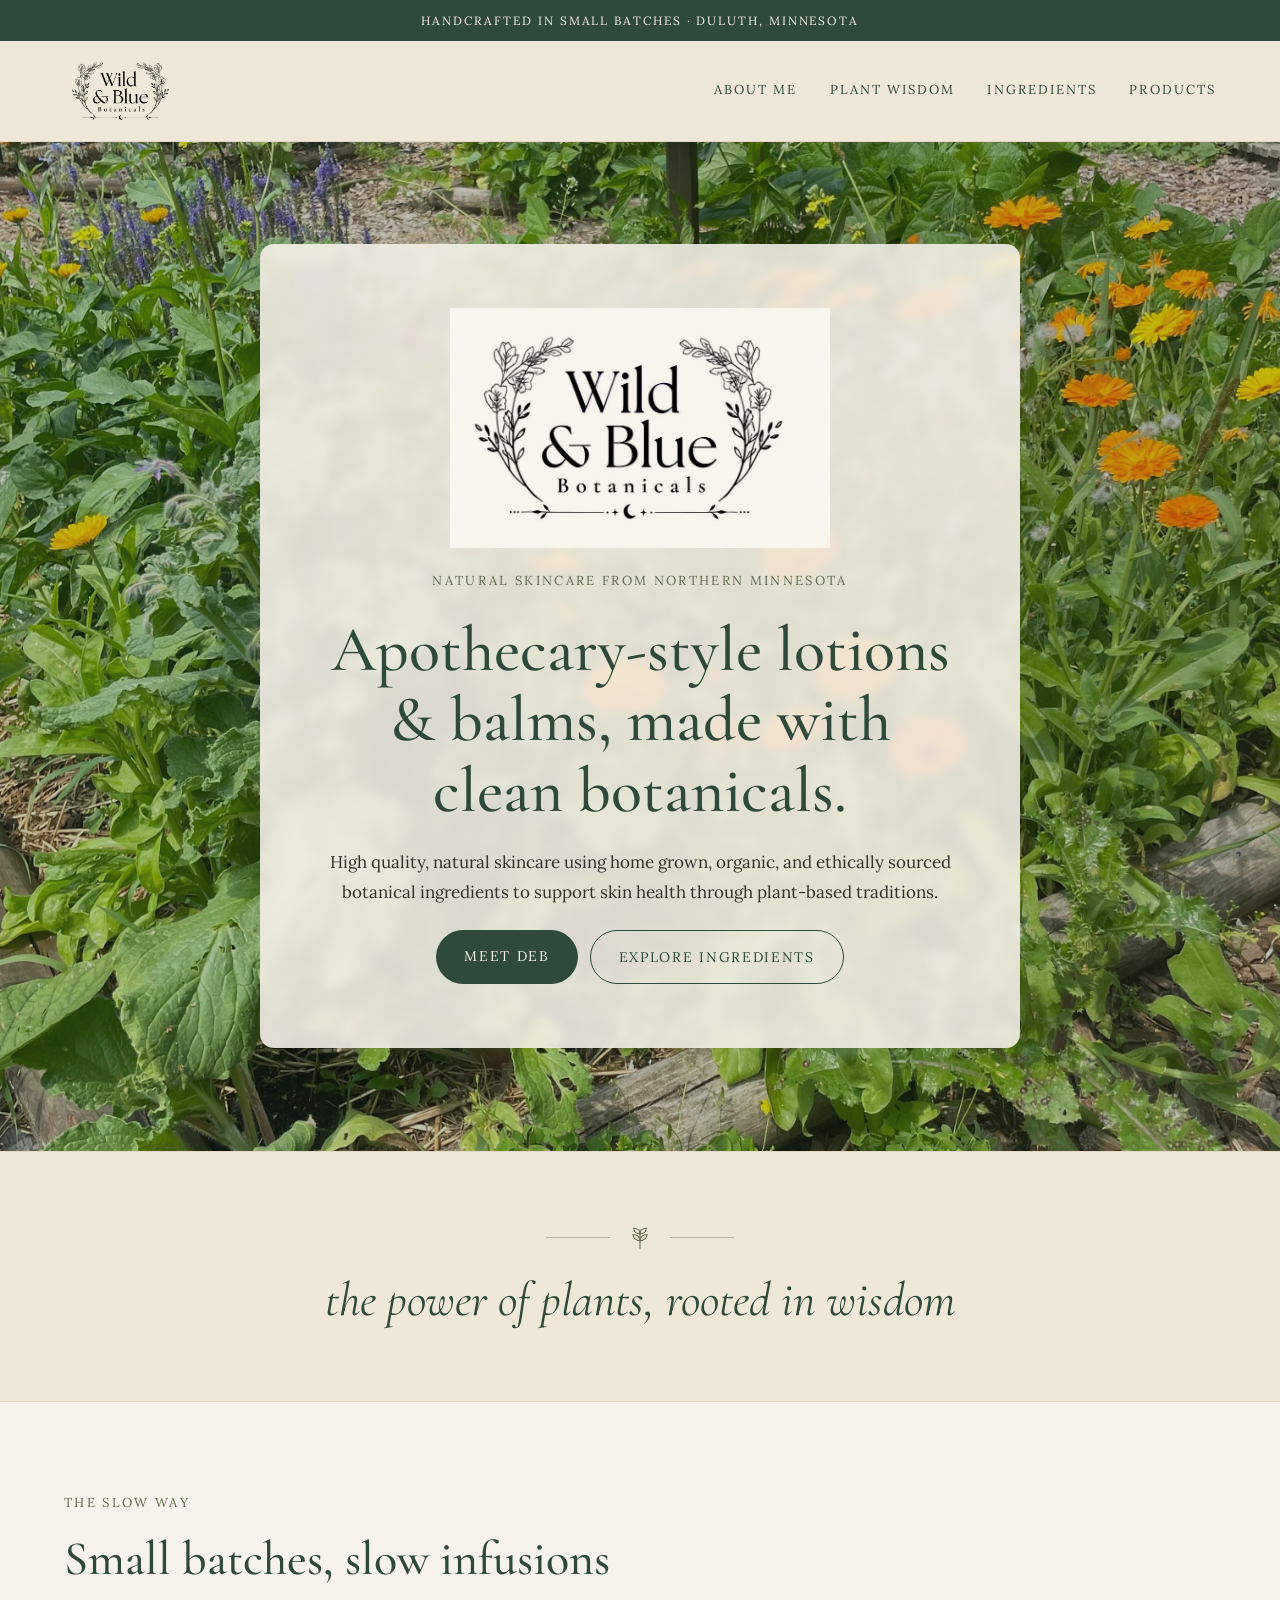
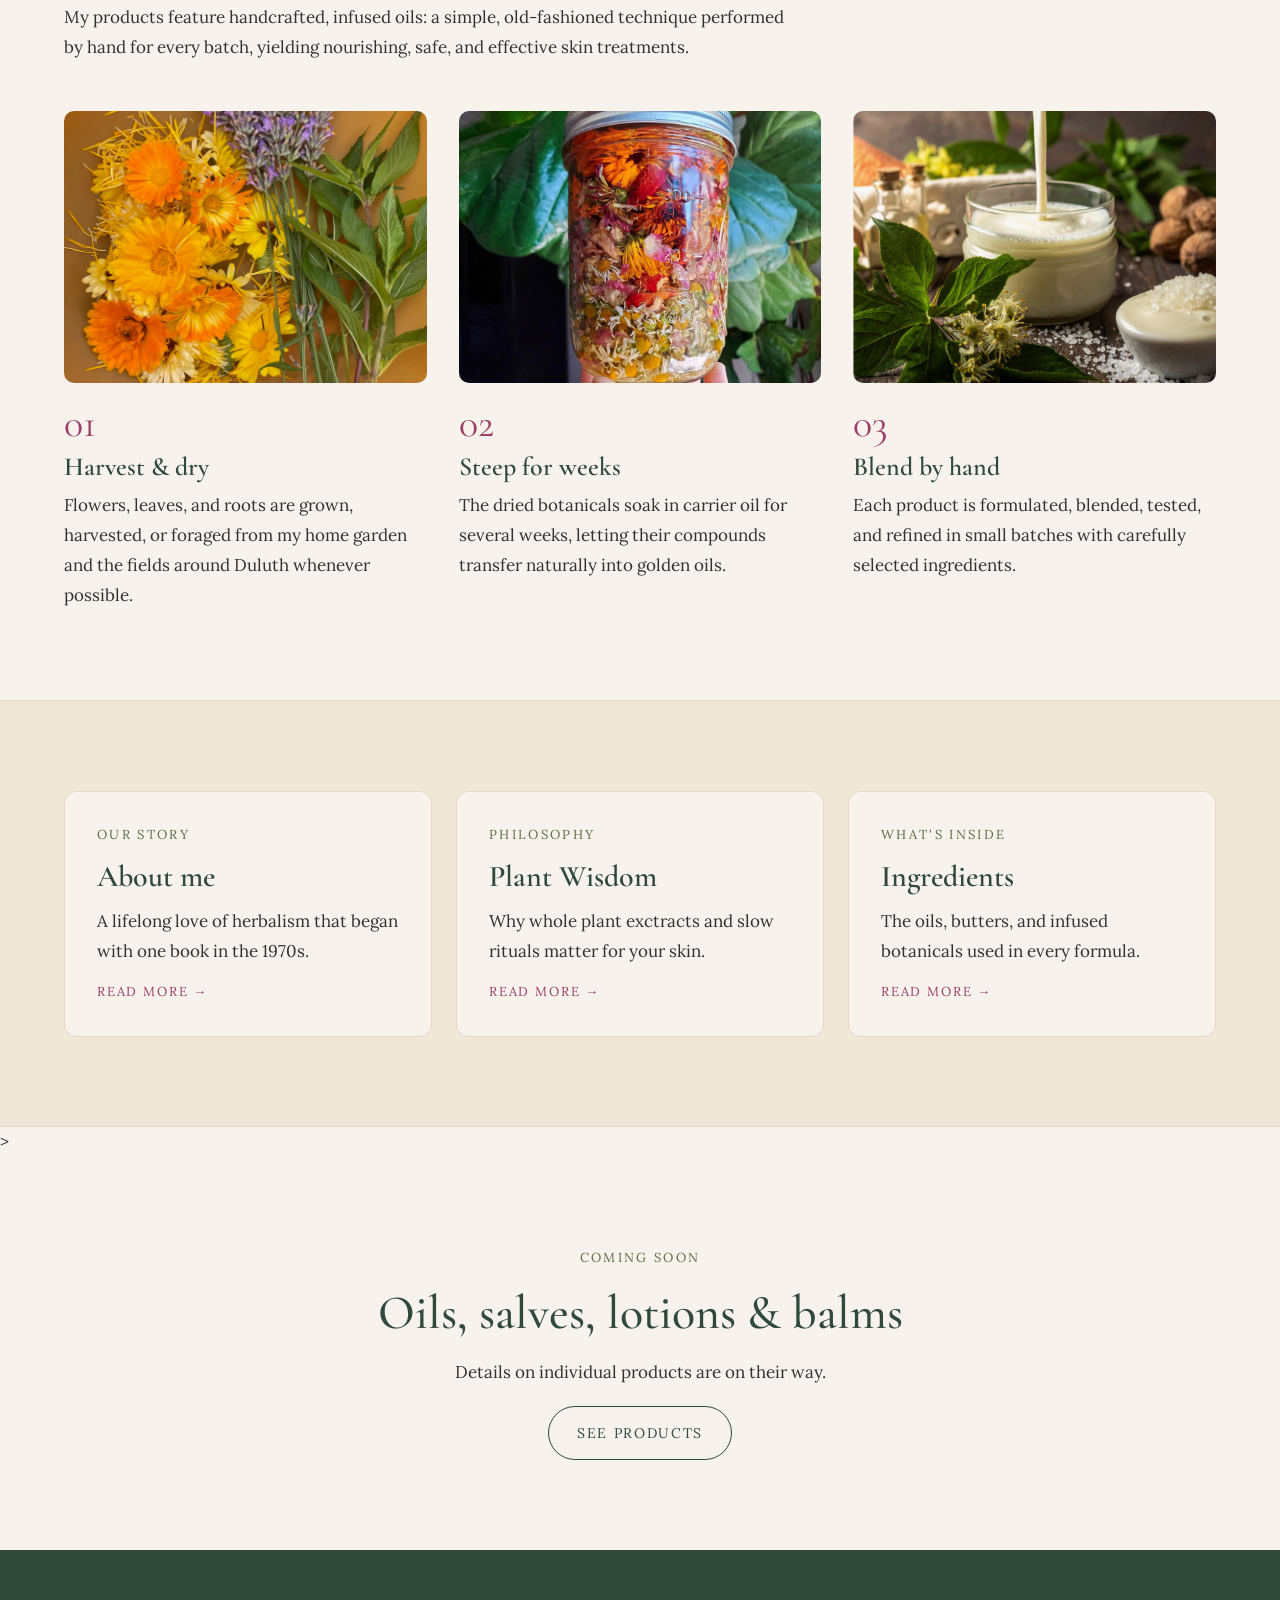
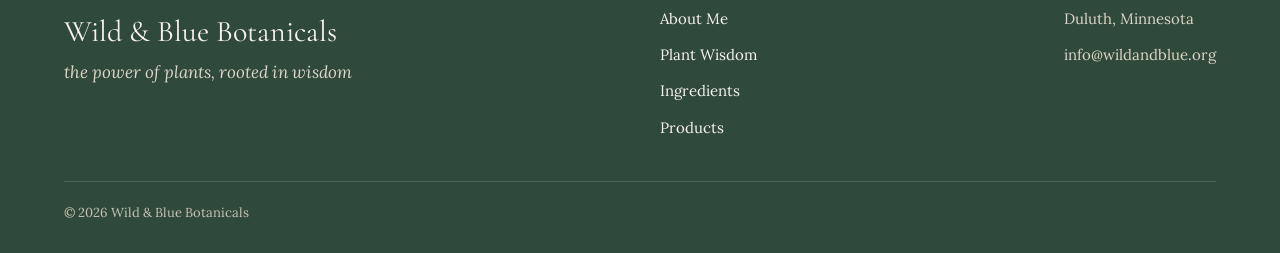
<file: index.html>
<!doctype html>
<html lang="en">
<head>
    <meta charset="utf-8">
    <meta name="viewport" content="width=device-width, initial-scale=1">
    <title>Wild &amp; Blue Botanicals</title>
    <meta name="description" content="Handcrafted natural skincare from Duluth, Minnesota">

    <link rel="preconnect" href="https://fonts.googleapis.com">
    <link rel="preconnect" href="https://fonts.gstatic.com" crossorigin>
    <link rel="stylesheet" href="https://fonts.googleapis.com/css2?family=Cormorant+Garamond:ital,wght@0,500;0,600;1,500&family=Lora:ital,wght@0,400;0,500;1,400&display=swap">
    <link rel="stylesheet" href="css/styles.css">
</head>

<body>

    <!-- TOP STRIP -->
    <div class="top-strip">Handcrafted in small batches · Duluth, Minnesota</div>

    <!-- NAV BAR -->
    <header class="site-header">
        <div class="container">
            <a class="logo" href="index.html">
                <img src="images/logo.jpg" alt="Wild &amp; Blue Botanicals home">
            </a>
            <nav class="main-nav" aria-label="Main">
                <a href="about.html">About Me</a>
                <a href="plant-wisdom.html">Plant Wisdom</a>
                <a href="ingredients.html">Ingredients</a>
                <a href="products.html">Products</a>
            </nav>
        </div>
    </header>

    <!-- SECTIONS -->
    <main>

        <!-- MAIN OVERVIEW -->
        <section class="photo-hero hero-home">
            <div class="hero-card">
                <img class="hero-logo" src="images/logo.jpg" alt="">

                <!-- BODY TEXT -->
                <p class="eyebrow">
                    Natural skincare from Northern Minnesota
                </p>

                <h1>
                    Apothecary-style lotions &amp; balms, made with clean botanicals.
                </h1>

                <p>
                    High quality, natural skincare using home grown, organic, and ethically sourced 
                    botanical ingredients to support skin health through plant-based traditions.
                </p>

                <!-- BUTTONS -->
                <div class="btn-row">
                    <a class="btn btn-solid" href="about.html">Meet Deb</a>
                    <a class="btn btn-outline" href="ingredients.html">Explore ingredients</a>
                </div>
            </div>
        </section>

        <!-- TAGLINE BAND -->
        <section class="tagline section-alternate">
            <div class="leaf-divider" aria-hidden="true">

                <!-- LEAF SVG -->
                <span></span>
                <svg width="28" height="28" viewBox="0 0 40 40" fill="none" stroke="currentColor" stroke-width="1.5">
                    <path d="M20 36V8"/>
                    <path d="M20 14c-6 0-9-4-9-8 5 0 9 3 9 8z"/>
                    <path d="M20 14c6 0 9-4 9-8-5 0-9 3-9 8z"/>
                    <path d="M20 24c-6 0-10-4-10-9 6 0 10 4 10 9z"/>
                    <path d="M20 24c6 0 10-4 10-9-6 0-10 4-10 9z"/>
                </svg>
                <span></span>

            </div>

            <!-- TAGLINE TEXT -->
            <p>the power of plants, rooted in wisdom</p>
        </section>

        <!-- PROCESS OVERVIEW -->
        <section class="section">
            <div class="container">

                <!-- INTRO TEXT -->
                <div class="section-intro">
                    <p class="eyebrow">The slow way</p>
                    <h2>Small batches, slow infusions</h2>
                    <p>
                        My products feature handcrafted, infused oils: a simple, old-fashioned 
                        technique performed by hand for every batch, yielding nourishing, safe, 
                        and effective skin treatments.
                    </p>
                </div>

                <!-- STEPS OUTLINE -->
                <div class="steps">

                    <!-- STEP 1 -->
                    <article class="step">
                        <img src="images/dryingflowers.JPEG" alt="Deb's home garden with calendula in bloom">
                        <span class="step-number">01</span>
                        <h3>Harvest &amp; dry</h3>
                        <p>
                            Flowers, leaves, and roots are grown, harvested, or foraged from my home 
                            garden and the fields around Duluth whenever possible.
                        </p>
                    </article>

                    <!-- STEP 2 -->
                    <article class="step">
                        <img src="images/infusing-jar.jpg" alt="A jar of dried flowers steeping in oil">
                        <span class="step-number">02</span>
                        <h3>Steep for weeks</h3>
                        <p>
                            The dried botanicals soak in carrier oil for several weeks, letting 
                            their compounds transfer naturally into golden oils.
                        </p>
                    </article>

                    <!-- STEP 3 -->
                    <article class="step">
                        <img src="images/essential-oils.jpeg" alt="A glass bottle of golden botanical oil">
                        <span class="step-number">03</span>
                        <h3>Blend by hand</h3>
                        <p>
                            Each product is formulated, blended, tested, and refined in small 
                            batches with carefully selected ingredients.
                        </p>
                    </article>
                </div>
            </div>
        </section>

        <!-- NAV CARDS -->
        <section class="section section-alternate">
            <div class="container card-grid">

                <!-- ABOUT -->
                <a class="card" href="about.html">
                    <p class="eyebrow">Our story</p>
                    <h3>About me</h3>
                    <p>A lifelong love of herbalism that began with one book in the 1970s.</p>
                    <span class="card-more">Read more →</span>
                </a>

                <!-- PLANT WISDOM -->
                <a class="card" href="plant-wisdom.html">
                    <p class="eyebrow">Philosophy</p>
                    <h3>Plant Wisdom</h3>
                    <p>Why whole plant exctracts and slow rituals matter for your skin.</p>
                    <span class="card-more">Read more →</span>
                </a>

                <!-- INGREDIENTS -->
                <a class="card" href="ingredients.html">
                    <p class="eyebrow">What's inside</p>
                    <h3>Ingredients</h3>
                    <p>The oils, butters, and infused botanicals used in every formula.</p>
                    <span class="card-more">Read more →</span>
                </a>
            </div>
        </section>

        <!-- PRODUCTS TEASER -->>
        <section class="section">
            <div class="center-block">
                <p class="eyebrow">Coming soon</p>
                <h2>Oils, salves, lotions &amp; balms</h2>
                <p>Details on individual products are on their way.</p>
                <a class="btn btn-outline" href="products.html">See products</a>
            </div>
        </section>

    </main>

    <!-- SITE FOOTER -->
    <footer class="site-footer">
        <div class="container">
            <div class="footer-grid">
                <div>
                    <p class="footer-brand">Wild &amp; Blue Botanicals</p>
                    <p class="footer-tagline">the power of plants, rooted in wisdom</p>
                </div>
                <nav class="footer-nav" aria-label="Footer">
                    <a href="about.html">About Me</a>
                    <a href="plant-wisdom.html">Plant Wisdom</a>
                    <a href="ingredients.html">Ingredients</a>
                    <a href="products.html">Products</a>
                </nav>
                <div class="footer-contact">
                    <p>Duluth, Minnesota</p>
                    <p>info@wildandblue.org</p>
                </div>
            </div>
            <p class="copyright">© 2026 Wild &amp; Blue Botanicals</p>
        </div>
    </footer>

</body>
</html>
</file>
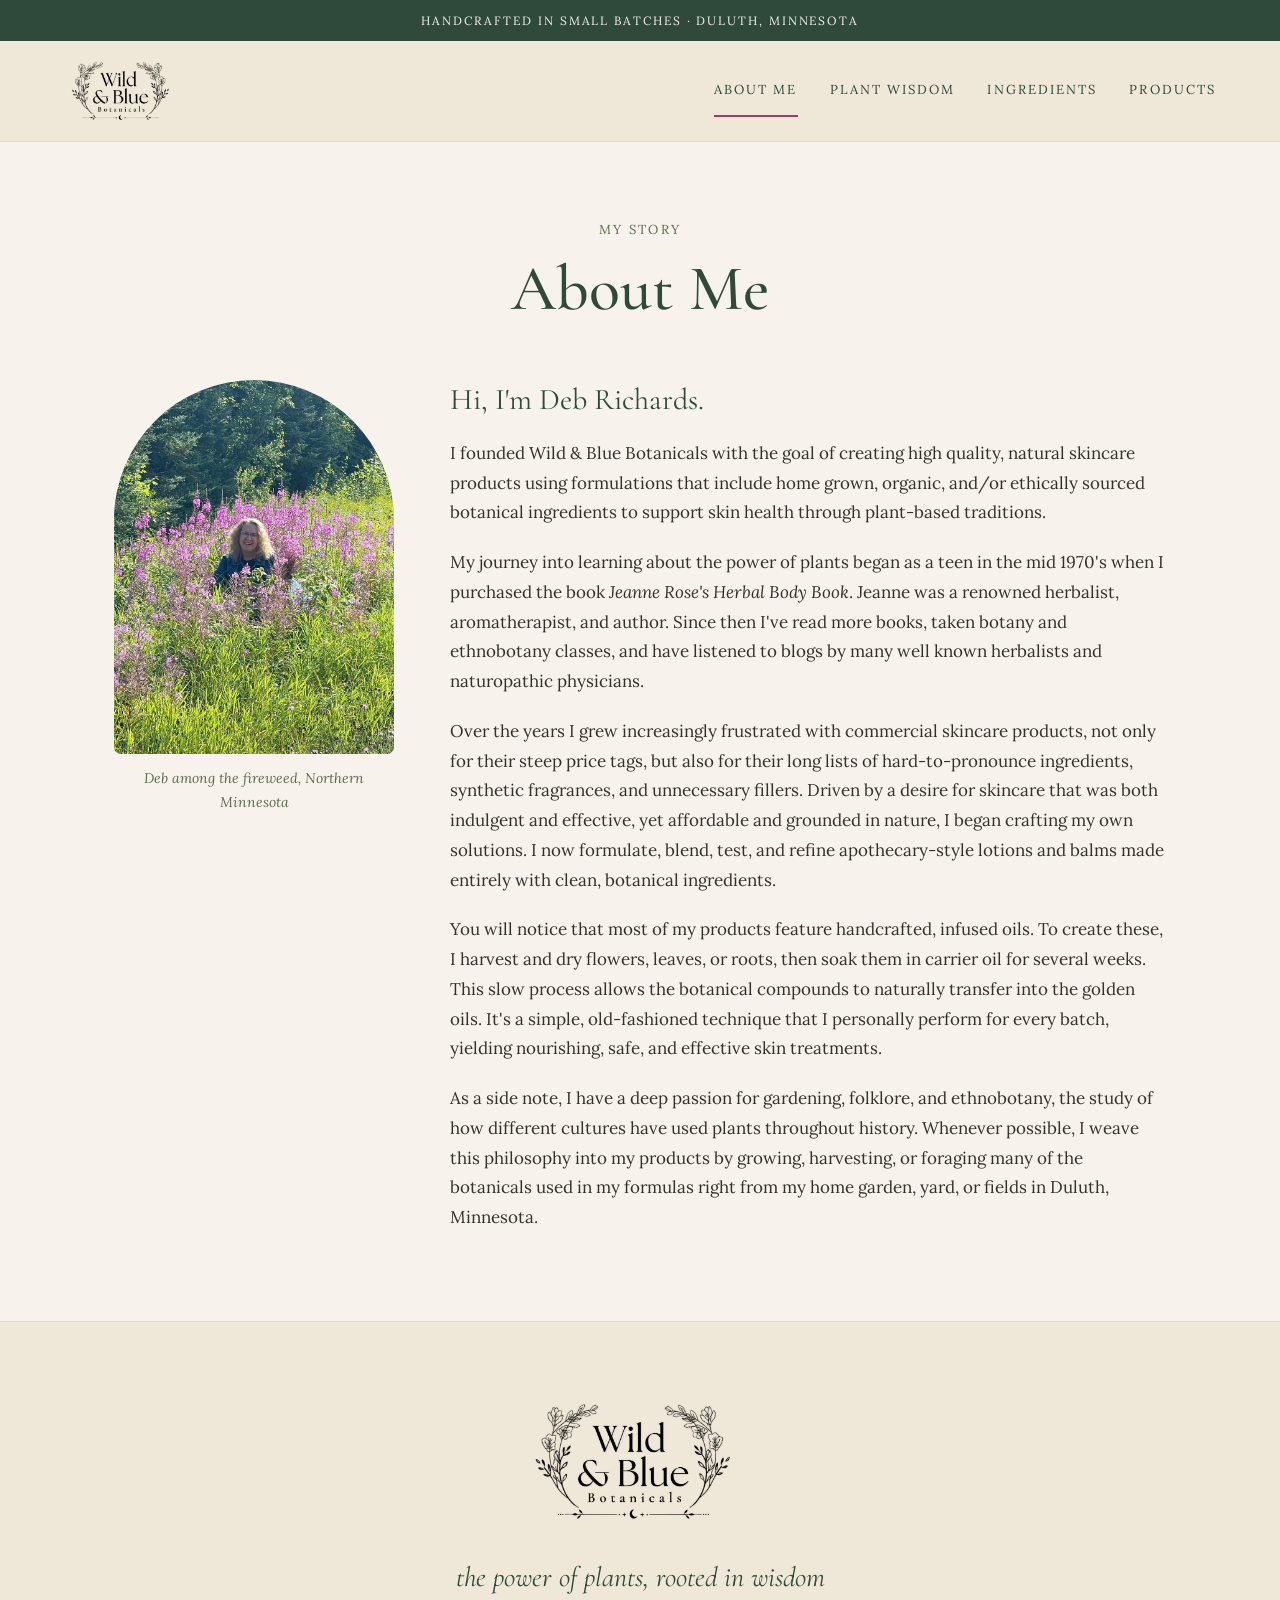
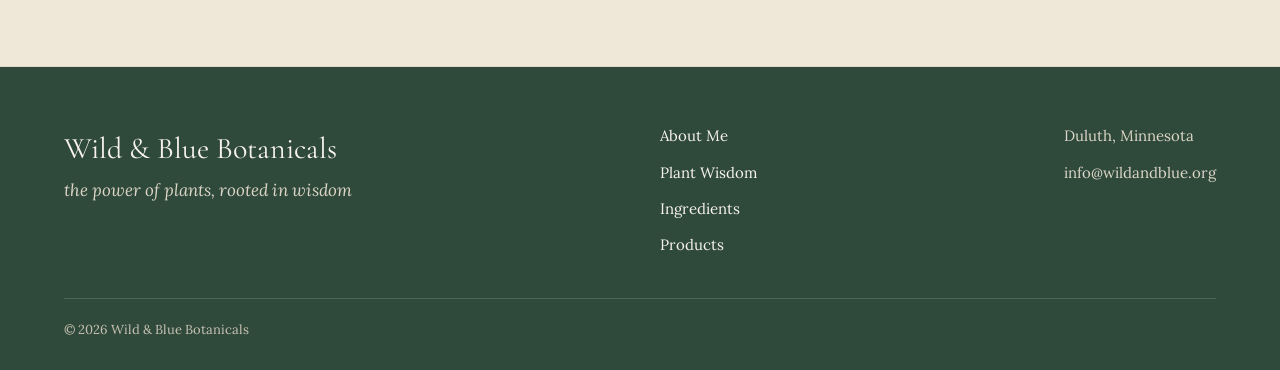
<file: about.html>
<!doctype html>
<html lang="en">
<head>
    <meta charset="utf-8">
    <meta name="viewport" content="width=device-width, initial-scale=1">
    <title>About Me · Wild &amp; Blue Botanicals</title>
    <meta name="description" content="Meet the founder of Wild &amp; Blue Botanicals">

    <link rel="preconnect" href="https://fonts.googleapis.com">
    <link rel="preconnect" href="https://fonts.gstatic.com" crossorigin>
    <link rel="stylesheet" href="https://fonts.googleapis.com/css2?family=Cormorant+Garamond:ital,wght@0,500;0,600;1,500&family=Lora:ital,wght@0,400;0,500;1,400&display=swap">
    <link rel="stylesheet" href="css/styles.css">
</head>

<body>

    <!-- TOP STRIP -->
    <div class="top-strip">Handcrafted in small batches · Duluth, Minnesota</div>

    <!-- NAV BAR -->
    <header class="site-header">
        <div class="container">
            <a class="logo" href="index.html">
                <img src="images/logo.jpg" alt="Wild &amp; Blue Botanicals home">
            </a>
            <nav class="main-nav" aria-label="Main">
                <a href="about.html" aria-current="page">About Me</a>
                <a href="plant-wisdom.html">Plant Wisdom</a>
                <a href="ingredients.html">Ingredients</a>
                <a href="products.html">Products</a>
            </nav>
        </div>
    </header>

    <!-- SECTIONS -->
    <main>

        <!-- TITLE -->
        <section class="page-title">
            <p class="eyebrow">My story</p>
            <h1>About Me</h1>
        </section>

        <!-- BODY -->
        <section class="about">
            <figure class="about-photo">
                <img src="images/deb.jpg" alt="Founder of Wild &amp; Blue Botanicals standing in a field of fireweed">
                <figcaption>Deb among the fireweed, Northern Minnesota</figcaption>
            </figure>

            <div class="about-text">

                <!-- HEADER -->
                <p class="about-greeting">Hi, I'm Deb Richards.</p>

                <!-- P1 -->
                <p>
                    I founded Wild &amp; Blue Botanicals with the goal of creating high quality, 
                    natural skincare products using formulations that include home grown, organic, 
                    and/or ethically sourced botanical ingredients to support skin health through 
                    plant-based traditions.
                </p>

                <!-- P2 -->
                <p>
                    My journey into learning about the power of plants began as a teen in the mid 
                    1970's when I purchased the book <em>Jeanne Rose's Herbal Body Book</em>. 
                    Jeanne was a renowned herbalist, aromatherapist, and author. Since then I've 
                    read more books, taken botany and ethnobotany classes, and have listened to 
                    blogs by many well known herbalists and naturopathic physicians.
                </p>

                <!-- P3 -->
                <p>
                    Over the years I grew increasingly frustrated with commercial skincare products, 
                    not only for their steep price tags, but also for their long lists of 
                    hard-to-pronounce ingredients, synthetic fragrances, and unnecessary fillers. 
                    Driven by a desire for skincare that was both indulgent and effective, yet 
                    affordable and grounded in nature, I began crafting my own solutions. I now 
                    formulate, blend, test, and refine apothecary-style lotions and balms made 
                    entirely with clean, botanical ingredients.
                </p>

                <!-- P4 -->
                <p>
                    You will notice that most of my products feature handcrafted, infused oils. To 
                    create these, I harvest and dry flowers, leaves, or roots, then soak them in 
                    carrier oil for several weeks. This slow process allows the botanical compounds 
                    to naturally transfer into the golden oils. It's a simple, old-fashioned 
                    technique that I personally perform for every batch, yielding nourishing, safe, 
                    and effective skin treatments.
                </p>

                <!-- P5 -->
                <p>
                    As a side note, I have a deep passion for gardening, folklore, and ethnobotany, 
                    the study of how different cultures have used plants throughout history. 
                    Whenever possible, I weave this philosophy into my products by growing, 
                    harvesting, or foraging many of the botanicals used in my formulas right from my 
                    home garden, yard, or fields in Duluth, Minnesota.
                </p>

            </div>
        </section>

        <section class="logo-band section-alternate">
            <img src="images/logo.jpg" alt="Wild &amp; Blue Botanicals logo">
            <p>the power of plants, rooted in wisdom</p>
        </section>

    </main>

    <!-- SITE FOOTER -->
    <footer class="site-footer">
        <div class="container">
            <div class="footer-grid">
                <div>
                    <p class="footer-brand">Wild &amp; Blue Botanicals</p>
                    <p class="footer-tagline">the power of plants, rooted in wisdom</p>
                </div>
                <nav class="footer-nav" aria-label="Footer">
                    <a href="about.html">About Me</a>
                    <a href="plant-wisdom.html">Plant Wisdom</a>
                    <a href="ingredients.html">Ingredients</a>
                    <a href="products.html">Products</a>
                </nav>
                <div class="footer-contact">
                    <p>Duluth, Minnesota</p>
                    <p>info@wildandblue.org</p>
                </div>
            </div>
            <p class="copyright">© 2026 Wild &amp; Blue Botanicals</p>
        </div>
    </footer>

</body>
</html>
</file>
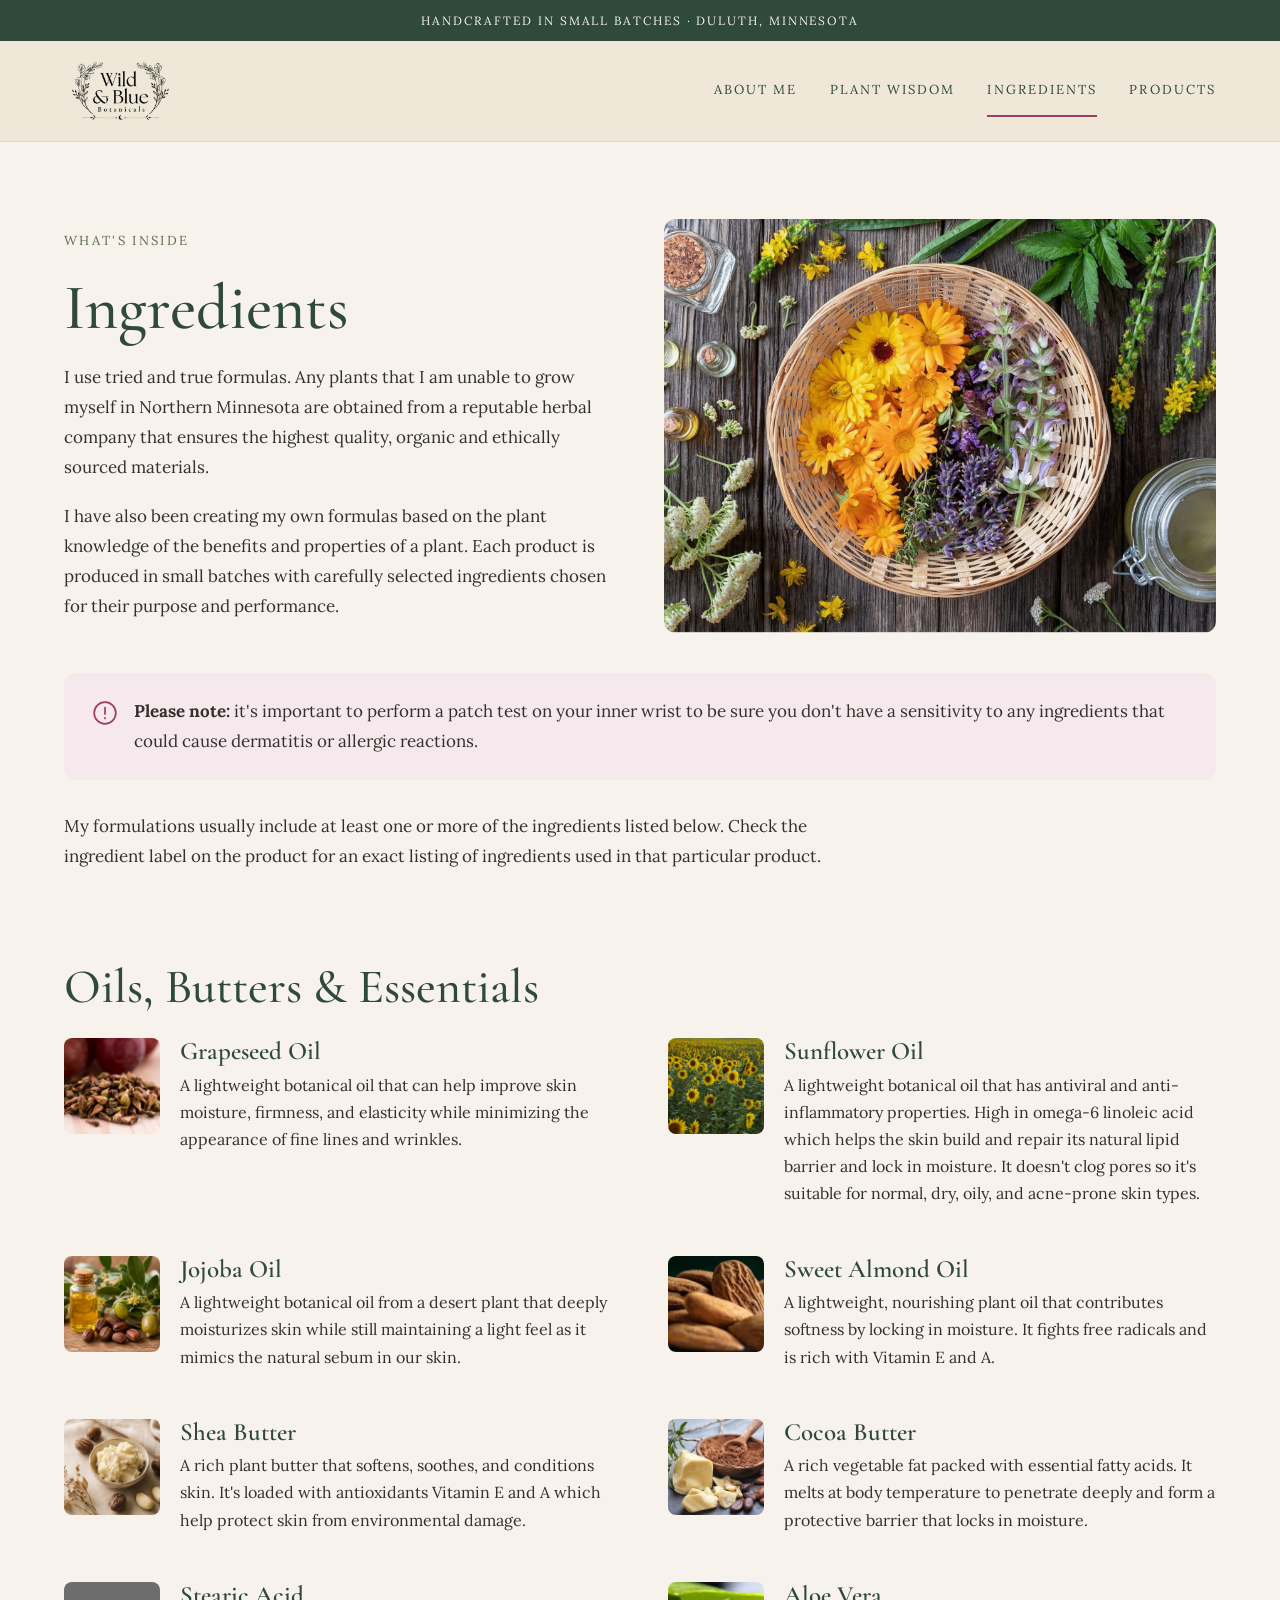
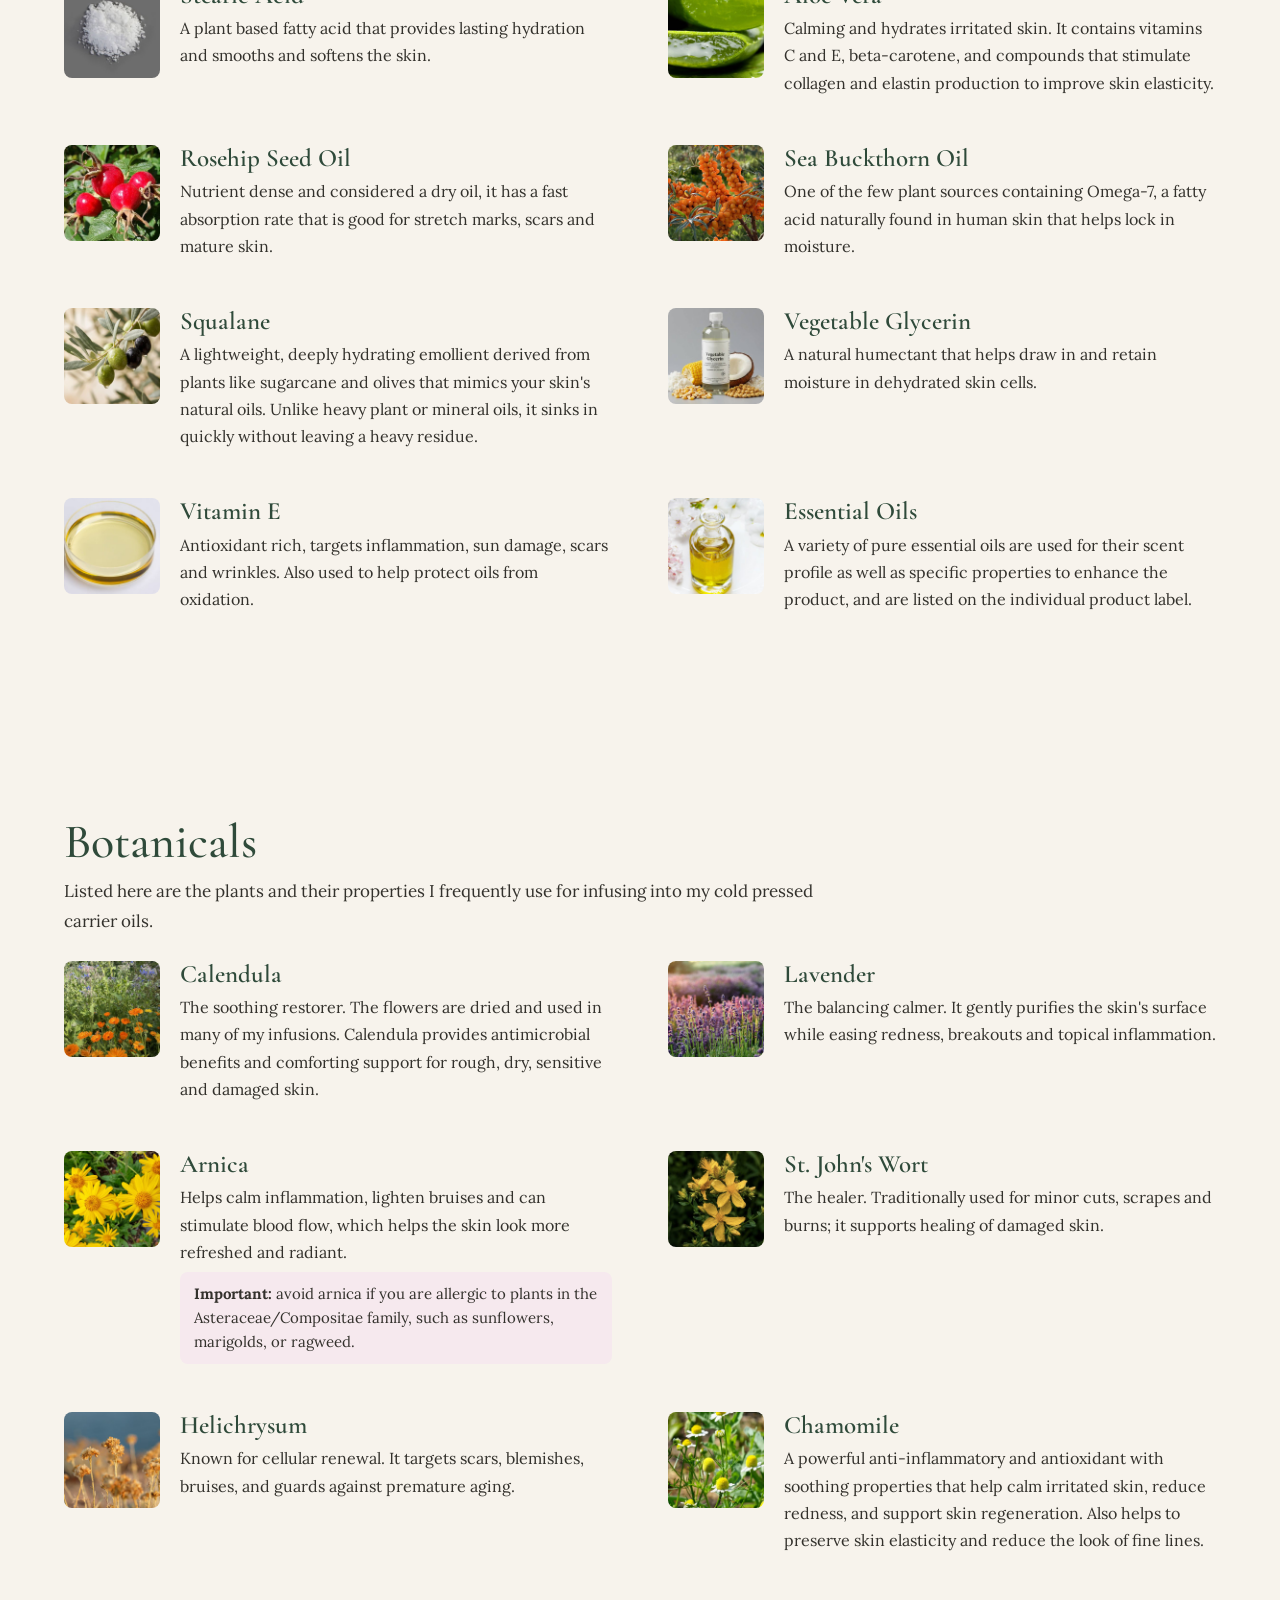
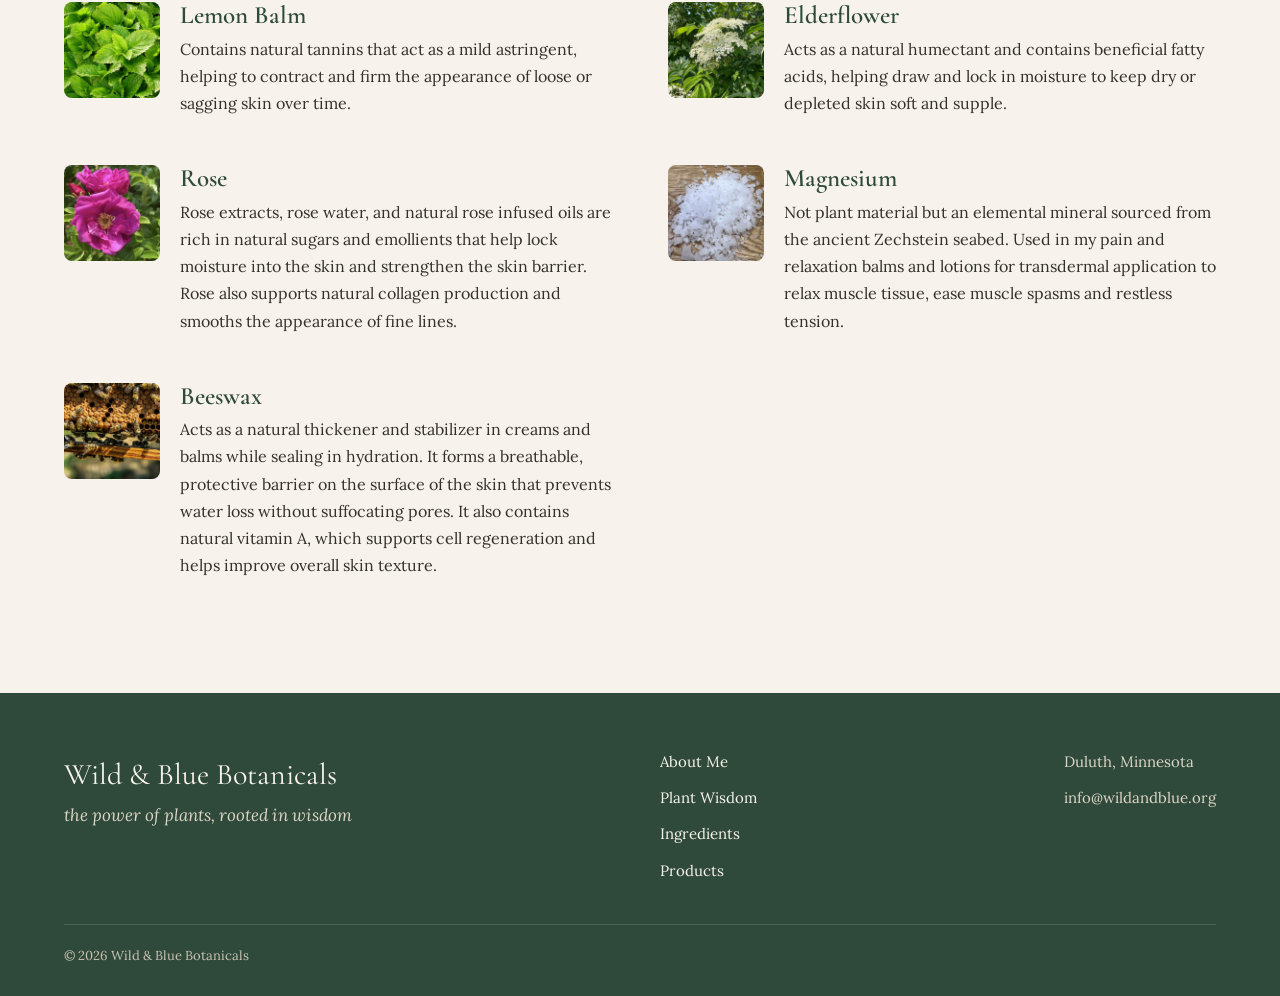
<file: ingredients.html>
<!doctype html>
<html lang="en">
<head>
    <meta charset="utf-8">
    <meta name="viewport" content="width=device-width, initial-scale=1">
    <title>Plant Wisdom · Wild &amp; Blue Botanicals</title>
    <meta name="description" content="Why whole plant extracts and slow, sensory rituals support healthy skin">

    <link rel="preconnect" href="https://fonts.googleapis.com">
    <link rel="preconnect" href="https://fonts.gstatic.com" crossorigin>
    <link rel="stylesheet" href="https://fonts.googleapis.com/css2?family=Cormorant+Garamond:ital,wght@0,500;0,600;1,500&family=Lora:ital,wght@0,400;0,500;1,400&display=swap">
    <link rel="stylesheet" href="css/styles.css">
</head>

<body>

    <!-- TOP STRIP -->
    <div class="top-strip">Handcrafted in small batches · Duluth, Minnesota</div>

    <!-- NAV BAR -->
    <header class="site-header">
        <div class="container">
            <a class="logo" href="index.html">
                <img src="images/logo.jpg" alt="Wild &amp; Blue Botanicals home">
            </a>
            <nav class="main-nav" aria-label="Main">
                <a href="about.html">About Me</a>
                <a href="plant-wisdom.html">Plant Wisdom</a>
                <a href="ingredients.html" aria-current="page">Ingredients</a>
                <a href="products.html">Products</a>
            </nav>
        </div>
    </header>

    <!-- SECTIONS -->
    <main>

        <section class="container ingredients-intro">
            <div class="text">

                <p class="eyebrow">What's inside</p>
                <h1>Ingredients</h1>
                <p>
                    I use tried and true formulas. Any plants that I am unable to grow myself in Northern 
                    Minnesota are obtained from a reputable herbal company that ensures the highest 
                    quality, organic and ethically sourced materials.
                </p>

                <p>
                    I have also been creating my own formulas based on the plant knowledge of the 
                    benefits and properties of a plant. Each product is produced in small batches with 
                    carefully selected ingredients chosen for their purpose and performance.
                </p>

            </div>

            <img src="images/IngredientsPage.jpeg" alt="Dried flowers in a bowl ready for processing.">
        </section>

        <section class="container">
            <div class="note" role="note">
            <svg width="26" height="26" viewBox="0 0 24 24" fill="none" stroke="#9C3F66" stroke-width="1.6" stroke-linecap="round" aria-hidden="true">
                <circle cx="12" cy="12" r="10"/>
                <path d="M12 7v6"/>
                <path d="M12 16.5v.5"/>
            </svg>
            <p><strong>Please note:</strong> it's important to perform a patch test on your inner wrist to be sure you don't have a sensitivity to any ingredients that could cause dermatitis or allergic reactions.</p>
            </div>
            <p class="label-note">My formulations usually include at least one or more of the ingredients listed below. Check the ingredient label on the product for an exact listing of ingredients used in that particular product.</p>
        </section>

        <!-- Oils, butters & essentials -->
        <section class="section">
            <div class="container">
            <h2>Oils, Butters &amp; Essentials</h2>
            <div class="ingredient-list">

                <article class="ingredient">
                <img src="images/ingredients/grapeseed.jpg" alt="A small pile of grape seeds" width="96" height="96" loading="lazy">
                <div>
                    <h3>Grapeseed Oil</h3>
                    <p>A lightweight botanical oil that can help improve skin moisture, firmness, and elasticity while minimizing the appearance of fine lines and wrinkles.</p>
                </div>
                </article>

                <article class="ingredient">
                <img src="images/ingredients/sunflower.jpg" alt="A field of sunflowers in bloom" width="96" height="96" loading="lazy">
                <div>
                    <h3>Sunflower Oil</h3>
                    <p>A lightweight botanical oil that has antiviral and anti-inflammatory properties. High in omega-6 linoleic acid which helps the skin build and repair its natural lipid barrier and lock in moisture. It doesn't clog pores so it's suitable for normal, dry, oily, and acne-prone skin types.</p>
                </div>
                </article>

                <article class="ingredient">
                <img src="images/ingredients/jojoba.jpg" alt="Jojoba seeds beside a small bottle of jojoba oil" width="96" height="96" loading="lazy">
                <div>
                    <h3>Jojoba Oil</h3>
                    <p>A lightweight botanical oil from a desert plant that deeply moisturizes skin while still maintaining a light feel as it mimics the natural sebum in our skin.</p>
                </div>
                </article>

                <article class="ingredient">
                <img src="images/ingredients/sweet-almond.jpg" alt="Close-up of whole almonds" width="96" height="96" loading="lazy">
                <div>
                    <h3>Sweet Almond Oil</h3>
                    <p>A lightweight, nourishing plant oil that contributes softness by locking in moisture. It fights free radicals and is rich with Vitamin E and A.</p>
                </div>
                </article>

                <article class="ingredient">
                <img src="images/ingredients/shea-butter.jpg" alt="A bowl of whipped shea butter with shea nuts" width="96" height="96" loading="lazy">
                <div>
                    <h3>Shea Butter</h3>
                    <p>A rich plant butter that softens, soothes, and conditions skin. It's loaded with antioxidants Vitamin E and A which help protect skin from environmental damage.</p>
                </div>
                </article>

                <article class="ingredient">
                <img src="images/ingredients/cocoa-butter.jpg" alt="Chunks of cocoa butter beside cocoa powder and beans" width="96" height="96" loading="lazy">
                <div>
                    <h3>Cocoa Butter</h3>
                    <p>A rich vegetable fat packed with essential fatty acids. It melts at body temperature to penetrate deeply and form a protective barrier that locks in moisture.</p>
                </div>
                </article>

                <article class="ingredient">
                <img src="images/ingredients/stearic-acid.jpg" alt="A small mound of white stearic acid flakes" width="96" height="96" loading="lazy">
                <div>
                    <h3>Stearic Acid</h3>
                    <p>A plant based fatty acid that provides lasting hydration and smooths and softens the skin.</p>
                </div>
                </article>

                <article class="ingredient">
                <img src="images/ingredients/aloe-vera.jpg" alt="Cut aloe vera leaves showing the clear gel inside" width="96" height="96" loading="lazy">
                <div>
                    <h3>Aloe Vera</h3>
                    <p>Calming and hydrates irritated skin. It contains vitamins C and E, beta-carotene, and compounds that stimulate collagen and elastin production to improve skin elasticity.</p>
                </div>
                </article>

                <article class="ingredient">
                <img src="images/ingredients/rosehip.jpg" alt="Ripe red rose hips on the bush" width="96" height="96" loading="lazy">
                <div>
                    <h3>Rosehip Seed Oil</h3>
                    <p>Nutrient dense and considered a dry oil, it has a fast absorption rate that is good for stretch marks, scars and mature skin.</p>
                </div>
                </article>

                <article class="ingredient">
                <img src="images/ingredients/sea-buckthorn.jpg" alt="Orange sea buckthorn berries on the branch" width="96" height="96" loading="lazy">
                <div>
                    <h3>Sea Buckthorn Oil</h3>
                    <p>One of the few plant sources containing Omega-7, a fatty acid naturally found in human skin that helps lock in moisture.</p>
                </div>
                </article>

                <article class="ingredient">
                <img src="images/ingredients/squalane.jpg" alt="Green and black olives on an olive branch" width="96" height="96" loading="lazy">
                <div>
                    <h3>Squalane</h3>
                    <p>A lightweight, deeply hydrating emollient derived from plants like sugarcane and olives that mimics your skin's natural oils. Unlike heavy plant or mineral oils, it sinks in quickly without leaving a heavy residue.</p>
                </div>
                </article>

                <article class="ingredient">
                <img src="images/ingredients/vegetable-glycerin.jpg" alt="A bottle of vegetable glycerin with corn, coconut and soybeans" width="96" height="96" loading="lazy">
                <div>
                    <h3>Vegetable Glycerin</h3>
                    <p>A natural humectant that helps draw in and retain moisture in dehydrated skin cells.</p>
                </div>
                </article>

                <article class="ingredient">
                <img src="images/ingredients/vitamin-e.jpg" alt="Golden vitamin E oil in a shallow glass dish" width="96" height="96" loading="lazy">
                <div>
                    <h3>Vitamin E</h3>
                    <p>Antioxidant rich, targets inflammation, sun damage, scars and wrinkles. Also used to help protect oils from oxidation.</p>
                </div>
                </article>

                <article class="ingredient">
                <img src="images/ingredients/essential-oils.jpg" alt="A glass bottle of golden oil among white and pink blossoms" width="96" height="96" loading="lazy">
                <div>
                    <h3>Essential Oils</h3>
                    <p>A variety of pure essential oils are used for their scent profile as well as specific properties to enhance the product, and are listed on the individual product label.</p>
                </div>
                </article>

            </div>
            </div>
        </section>

        <!-- Botanicals -->
        <section class="section section-tan">
            <div class="container">
            <h2>Botanicals</h2>
            <p class="list-intro">Listed here are the plants and their properties I frequently use for infusing into my cold pressed carrier oils.</p>
            <div class="ingredient-list">

                <article class="ingredient">
                <img src="images/ingredients/calendula.jpg" alt="Orange calendula flowers blooming in the garden" width="96" height="96" loading="lazy">
                <div>
                    <h3>Calendula</h3>
                    <p>The soothing restorer. The flowers are dried and used in many of my infusions. Calendula provides antimicrobial benefits and comforting support for rough, dry, sensitive and damaged skin.</p>
                </div>
                </article>

                <article class="ingredient">
                <img src="images/ingredients/lavender.jpg" alt="Lavender in bloom in warm evening light" width="96" height="96" loading="lazy">
                <div>
                    <h3>Lavender</h3>
                    <p>The balancing calmer. It gently purifies the skin's surface while easing redness, breakouts and topical inflammation.</p>
                </div>
                </article>

                <article class="ingredient">
                <img src="images/ingredients/arnica.jpg" alt="Bright yellow arnica flowers" width="96" height="96" loading="lazy">
                <div>
                    <h3>Arnica</h3>
                    <p>Helps calm inflammation, lighten bruises and can stimulate blood flow, which helps the skin look more refreshed and radiant.</p>
                    <p class="warning"><strong>Important:</strong> avoid arnica if you are allergic to plants in the Asteraceae/Compositae family, such as sunflowers, marigolds, or ragweed.</p>
                </div>
                </article>

                <article class="ingredient">
                <img src="images/ingredients/st-johns-wort.jpg" alt="Yellow St. John's Wort flowers" width="96" height="96" loading="lazy">
                <div>
                    <h3>St. John's Wort</h3>
                    <p>The healer. Traditionally used for minor cuts, scrapes and burns; it supports healing of damaged skin.</p>
                </div>
                </article>

                <article class="ingredient">
                <img src="images/ingredients/helichrysum.jpg" alt="Golden helichrysum flower heads" width="96" height="96" loading="lazy">
                <div>
                    <h3>Helichrysum</h3>
                    <p>Known for cellular renewal. It targets scars, blemishes, bruises, and guards against premature aging.</p>
                </div>
                </article>

                <article class="ingredient">
                <img src="images/ingredients/chamomile.jpg" alt="Chamomile flowers in the garden" width="96" height="96" loading="lazy">
                <div>
                    <h3>Chamomile</h3>
                    <p>A powerful anti-inflammatory and antioxidant with soothing properties that help calm irritated skin, reduce redness, and support skin regeneration. Also helps to preserve skin elasticity and reduce the look of fine lines.</p>
                </div>
                </article>

                <article class="ingredient">
                <img src="images/ingredients/lemon-balm.jpg" alt="Fresh green lemon balm leaves" width="96" height="96" loading="lazy">
                <div>
                    <h3>Lemon Balm</h3>
                    <p>Contains natural tannins that act as a mild astringent, helping to contract and firm the appearance of loose or sagging skin over time.</p>
                </div>
                </article>

                <article class="ingredient">
                <img src="images/ingredients/elderflower.jpg" alt="Creamy white elderflower clusters among green leaves" width="96" height="96" loading="lazy">
                <div>
                    <h3>Elderflower</h3>
                    <p>Acts as a natural humectant and contains beneficial fatty acids, helping draw and lock in moisture to keep dry or depleted skin soft and supple.</p>
                </div>
                </article>

                <article class="ingredient">
                <img src="images/ingredients/rose.jpg" alt="Deep pink wild roses in bloom" width="96" height="96" loading="lazy">
                <div>
                    <h3>Rose</h3>
                    <p>Rose extracts, rose water, and natural rose infused oils are rich in natural sugars and emollients that help lock moisture into the skin and strengthen the skin barrier. Rose also supports natural collagen production and smooths the appearance of fine lines.</p>
                </div>
                </article>

                <article class="ingredient">
                <img src="images/ingredients/magnesium.jpg" alt="White magnesium flakes on a wooden surface" width="96" height="96" loading="lazy">
                <div>
                    <h3>Magnesium</h3>
                    <p>Not plant material but an elemental mineral sourced from the ancient Zechstein seabed. Used in my pain and relaxation balms and lotions for transdermal application to relax muscle tissue, ease muscle spasms and restless tension.</p>
                </div>
                </article>

                <article class="ingredient">
                <img src="images/ingredients/beeswax.jpg" alt="Honeybees on a wax honeycomb frame" width="96" height="96" loading="lazy">
                <div>
                    <h3>Beeswax</h3>
                    <p>Acts as a natural thickener and stabilizer in creams and balms while sealing in hydration. It forms a breathable, protective barrier on the surface of the skin that prevents water loss without suffocating pores. It also contains natural vitamin A, which supports cell regeneration and helps improve overall skin texture.</p>
                </div>
                </article>

            </div>
            </div>
        </section>
    </main>

    <!-- SITE FOOTER -->
    <footer class="site-footer">
        <div class="container">
            <div class="footer-grid">
                <div>
                    <p class="footer-brand">Wild &amp; Blue Botanicals</p>
                    <p class="footer-tagline">the power of plants, rooted in wisdom</p>
                </div>
                <nav class="footer-nav" aria-label="Footer">
                    <a href="about.html">About Me</a>
                    <a href="plant-wisdom.html">Plant Wisdom</a>
                    <a href="ingredients.html">Ingredients</a>
                    <a href="products.html">Products</a>
                </nav>
                <div class="footer-contact">
                    <p>Duluth, Minnesota</p>
                    <p>info@wildandblue.org</p>
                </div>
            </div>
            <p class="copyright">© 2026 Wild &amp; Blue Botanicals</p>
        </div>
    </footer>

</body>
</html>
</file>
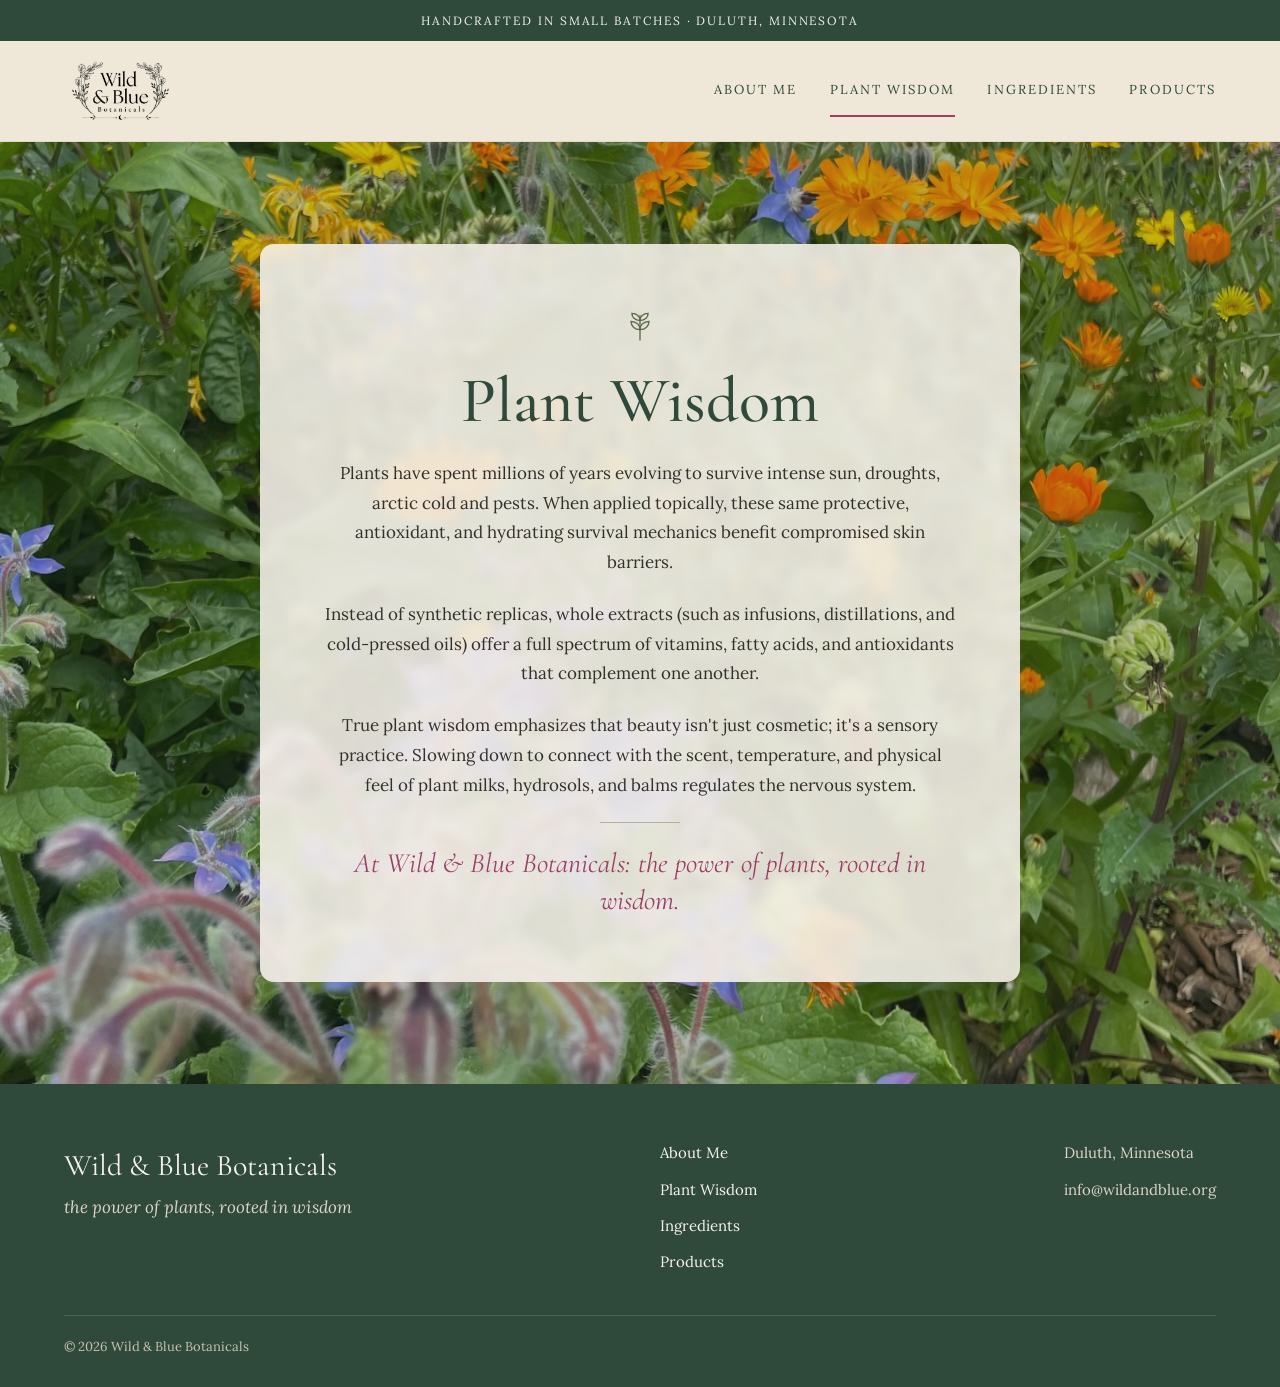
<file: plant-wisdom.html>
<!doctype html>
<html lang="en">
<head>
    <meta charset="utf-8">
    <meta name="viewport" content="width=device-width, initial-scale=1">
    <title>Plant Wisdom · Wild &amp; Blue Botanicals</title>
    <meta name="description" content="Why whole plant extracts and slow, sensory rituals support healthy skin">

    <link rel="preconnect" href="https://fonts.googleapis.com">
    <link rel="preconnect" href="https://fonts.gstatic.com" crossorigin>
    <link rel="stylesheet" href="https://fonts.googleapis.com/css2?family=Cormorant+Garamond:ital,wght@0,500;0,600;1,500&family=Lora:ital,wght@0,400;0,500;1,400&display=swap">
    <link rel="stylesheet" href="css/styles.css">
</head>

<body>

    <!-- TOP STRIP -->
    <div class="top-strip">Handcrafted in small batches · Duluth, Minnesota</div>

    <!-- NAV BAR -->
    <header class="site-header">
        <div class="container">
            <a class="logo" href="index.html">
                <img src="images/logo.jpg" alt="Wild &amp; Blue Botanicals home">
            </a>
            <nav class="main-nav" aria-label="Main">
                <a href="about.html">About Me</a>
                <a href="plant-wisdom.html" aria-current="page">Plant Wisdom</a>
                <a href="ingredients.html">Ingredients</a>
                <a href="products.html">Products</a>
            </nav>
        </div>
    </header>

    <!-- SECTIONS -->
    <main>

        <section class="photo-hero hero-wisdom">
            <div class="hero-card">
                
                <!-- LEAF SVG -->
                <svg class="leaf-icon" width="36" height="36" viewBox="0 0 40 40" fill="none" stroke="currentColor" stroke-width="1.5" aria-hidden="true">
                    <path d="M20 36V8"/>
                    <path d="M20 14c-6 0-9-4-9-8 5 0 9 3 9 8z"/>
                    <path d="M20 14c6 0 9-4 9-8-5 0-9 3-9 8z"/>
                    <path d="M20 24c-6 0-10-4-10-9 6 0 10 4 10 9z"/>
                    <path d="M20 24c6 0 10-4 10-9-6 0-10 4-10 9z"/>
                </svg>

                <!-- HEADER -->
                <h1>Plant Wisdom</h1>

                <!-- P1 -->
                <p>
                    Plants have spent millions of years evolving to survive intense sun, droughts, 
                    arctic cold and pests. When applied topically, these same protective, 
                    antioxidant, and hydrating survival mechanics benefit compromised skin barriers.
                </p>

                <!-- P2 -->
                <p>
                    Instead of synthetic replicas, whole extracts (such as infusions, distillations, 
                    and cold-pressed oils) offer a full spectrum of vitamins, fatty acids, and 
                    antioxidants that complement one another.
                </p>

                <!-- P3 -->
                <p>
                    True plant wisdom emphasizes that beauty isn't just cosmetic; it's a sensory 
                    practice. Slowing down to connect with the scent, temperature, and physical feel 
                    of plant milks, hydrosols, and balms regulates the nervous system.
                </p>

                <!-- CLOSING LINE -->
                <span class="rule"></span>
                <p class="closing-line">
                    At Wild &amp; Blue Botanicals: the power of plants, rooted in wisdom.
                </p>
            </div>
        </section>

    </main>

    <!-- SITE FOOTER -->
    <footer class="site-footer">
        <div class="container">
            <div class="footer-grid">
                <div>
                    <p class="footer-brand">Wild &amp; Blue Botanicals</p>
                    <p class="footer-tagline">the power of plants, rooted in wisdom</p>
                </div>
                <nav class="footer-nav" aria-label="Footer">
                    <a href="about.html">About Me</a>
                    <a href="plant-wisdom.html">Plant Wisdom</a>
                    <a href="ingredients.html">Ingredients</a>
                    <a href="products.html">Products</a>
                </nav>
                <div class="footer-contact">
                    <p>Duluth, Minnesota</p>
                    <p>info@wildandblue.org</p>
                </div>
            </div>
            <p class="copyright">© 2026 Wild &amp; Blue Botanicals</p>
        </div>
    </footer>

</body>
</html>
</file>
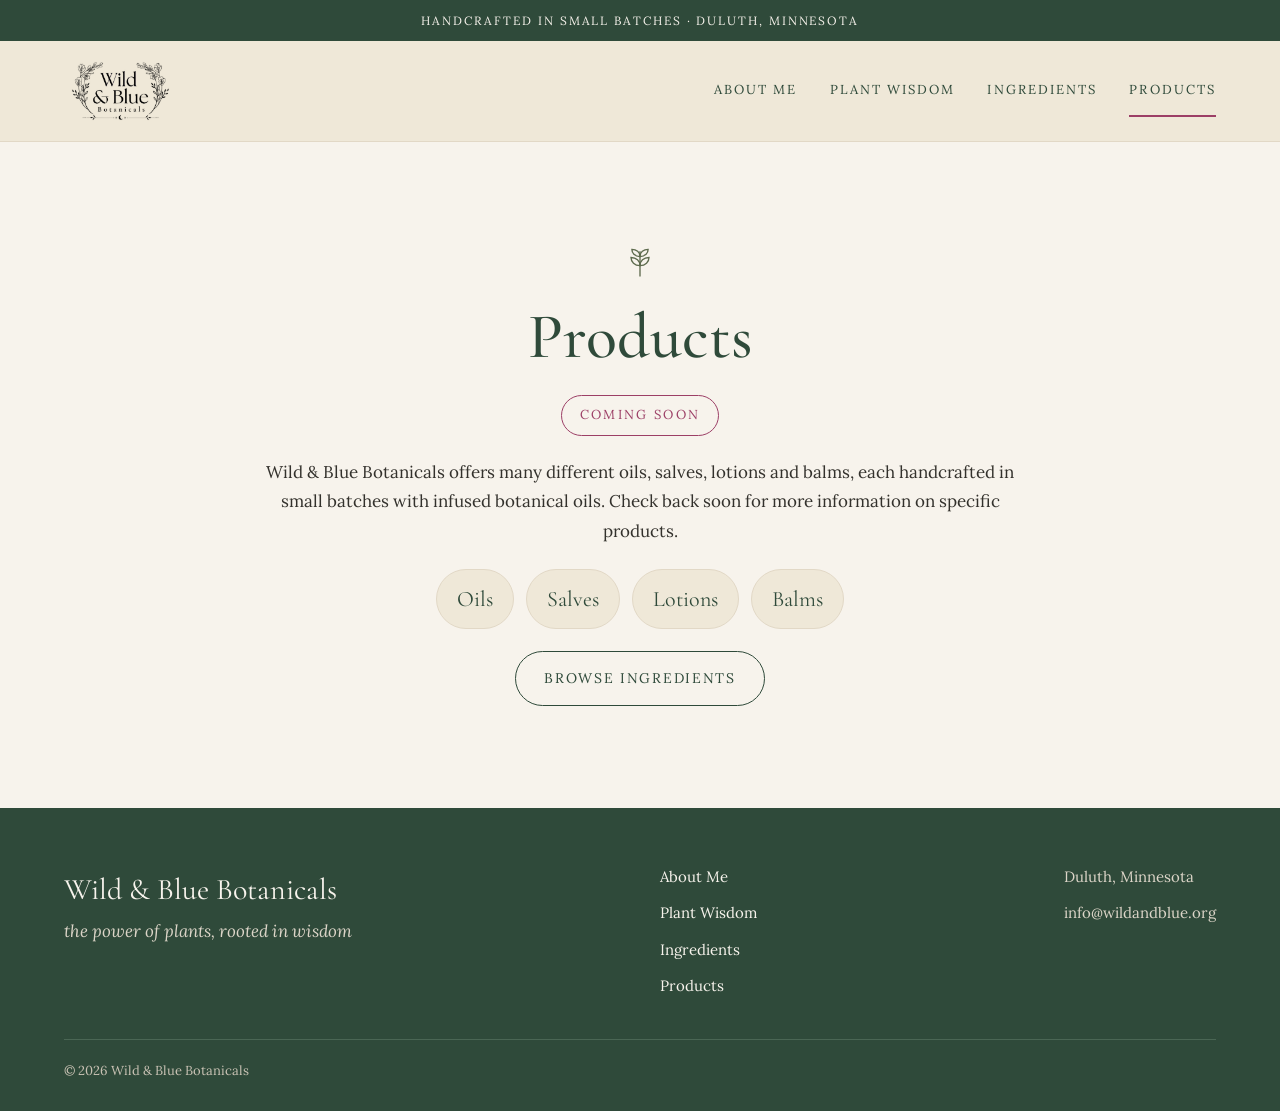
<file: products.html>
<!doctype html>
<html lang="en">
<head>
    <meta charset="utf-8">
    <meta name="viewport" content="width=device-width, initial-scale=1">
    <title>Products · Wild &amp; Blue Botanicals</title>
    <meta name="description" content="Discover products offered by Wild &amp; Blue Botanicals">

    <link rel="preconnect" href="https://fonts.googleapis.com">
    <link rel="preconnect" href="https://fonts.gstatic.com" crossorigin>
    <link rel="stylesheet" href="https://fonts.googleapis.com/css2?family=Cormorant+Garamond:ital,wght@0,500;0,600;1,500&family=Lora:ital,wght@0,400;0,500;1,400&display=swap">
    <link rel="stylesheet" href="css/styles.css">
</head>

<body>

    <!-- TOP STRIP -->
    <div class="top-strip">Handcrafted in small batches · Duluth, Minnesota</div>

    <!-- NAV BAR -->
    <header class="site-header">
        <div class="container">
            <a class="logo" href="index.html">
                <img src="images/logo.jpg" alt="Wild &amp; Blue Botanicals home">
            </a>
            <nav class="main-nav" aria-label="Main">
                <a href="about.html">About Me</a>
                <a href="plant-wisdom.html">Plant Wisdom</a>
                <a href="ingredients.html">Ingredients</a>
                <a href="products.html" aria-current="page">Products</a>
            </nav>
        </div>
    </header>

    <!-- SECTIONS -->
    <main>

        <section class="center-block products">

            <!-- LEAF SVG -->
            <svg class="leaf-icon" width="36" height="36" viewBox="0 0 40 40" fill="none" stroke="currentColor" stroke-width="1.5" aria-hidden="true">
                <path d="M20 36V8"/>
                <path d="M20 14c-6 0-9-4-9-8 5 0 9 3 9 8z"/>
                <path d="M20 14c6 0 9-4 9-8-5 0-9 3-9 8z"/>
                <path d="M20 24c-6 0-10-4-10-9 6 0 10 4 10 9z"/>
                <path d="M20 24c6 0 10-4 10-9-6 0-10 4-10 9z"/>
            </svg>

            <!-- HEADER -->
            <h1>Products</h1>

            <!-- BODY -->
            <p class="pill">Coming soon</p>
            <p>
                Wild &amp; Blue Botanicals offers many different oils, salves, lotions and balms, 
                each handcrafted in small batches with infused botanical oils. Check back soon for 
                more information on specific products.
            </p>

            <!-- CHIPS -->
            <div class="chip-row">
                <span class="chip">Oils</span>
                <span class="chip">Salves</span>
                <span class="chip">Lotions</span>
                <span class="chip">Balms</span>
            </div>

            <!-- INGREDIENTS LINK-->
            <a class="btn btn-outline" href="ingredients.html">Browse ingredients</a>
        </section>

    </main>

    <!-- SITE FOOTER -->
    <footer class="site-footer">
        <div class="container">
            <div class="footer-grid">
                <div>
                    <p class="footer-brand">Wild &amp; Blue Botanicals</p>
                    <p class="footer-tagline">the power of plants, rooted in wisdom</p>
                </div>
                <nav class="footer-nav" aria-label="Footer">
                    <a href="about.html">About Me</a>
                    <a href="plant-wisdom.html">Plant Wisdom</a>
                    <a href="ingredients.html">Ingredients</a>
                    <a href="products.html">Products</a>
                </nav>
                <div class="footer-contact">
                    <p>Duluth, Minnesota</p>
                    <p>info@wildandblue.org</p>
                </div>
            </div>
            <p class="copyright">© 2026 Wild &amp; Blue Botanicals</p>
        </div>
    </footer>

</body>
</html>
</file>
<file: css/styles.css>
/* ======================================
    Wild & Blue Botanicals Shared Styles
   ====================================== */

/* COLORS AND FONTS */
:root {
    --cream: #F7F3EC;           /* main background */
    --tan: #EFE8D8;             /* nav bar + divider sections*/
    --tan-outline: #E2D8C6;     /* thin borders */
    --forest: #2F4A3A;          /* headings, buttons, top strip */
    --forest-outline: #4A6654;  /* divider in the footer */
    --olive: #5E6B4E;           /* small uppercase labels */
    --purple: #9C3F66;          /* accent */
    --ink: #33312C;             /* body text */
    --footer-text: #DCD5C8;     /* footer text */
    --footer-hover: #EBC3D3;    /* footer hover */
    --copyright-text: #C9C2B4;  /* copyright text */
    --leaf-divider: #B8AE99;    /* leaf divider */
    --pink-soft: #F6E9EE;       /* note box bg */
    --pink-outline: #D9A9BD;    /* note box border */

    --font-display: "Cormorant Garamond", Georgia, serif;
    --font-body: "Lora", Georgia, serif;
}

/* BASE */
*, *::before, *::after { box-sizing: border-box; }

body {
    margin: 0;
    background: var(--cream);
    color: var(--ink);
    font-family: var(--font-body);
    font-size: 17px;
    line-height: 1.75;
}

img { max-width: 100%; display: block; }
p { margin: 0; }

h1, h2, h3 {
    margin: 0;
    font-family: var(--font-display);
    font-weight: 500;
    line-height: 1.1;
    color: var(--forest);
}
h1 { font-size: clamp(42px, 5vw, 64px); }
h2 { font-size: clamp(32px, 4vw, 48px); }
h3 { font-size: 26px; font-weight: 600; }

a { color: var(--forest); }
a:hover { color: var(--purple); }

.container {
    max-width: 1200px;
    margin: 0 auto;
    padding: 0 24px;
}

.eyebrow {
    font-size: 13px;
    letter-spacing: 0.18em;
    text-transform: uppercase;
    color: var(--olive);
}

/* TOP STRIP, HEADER, NAVBAR */
.top-strip {
    background: var(--forest);
    color: var(--cream);
    text-align: center;
    padding: 10px 16px;
    font-size: 12px;
    letter-spacing: 0.16em;
    text-transform: uppercase;
}

.site-header {
    background: var(--tan);
    border-bottom: 1px solid var(--tan-outline);
}
.site-header .container {
    display: flex;
    flex-wrap: wrap;
    align-items: center;
    justify-content: space-between;
    gap: 8px 32px;
    padding-top: 12px;
    padding-bottom: 12px;
}
.site-header .logo img {
    height: 76px;
    width: auto;
    mix-blend-mode: multiply;
}

.main-nav {
    display: flex;
    flex-wrap: wrap;
    gap: 0 32px;
    font-size: 13px;
    letter-spacing: 0.16em;
    text-transform: uppercase;
}
.main-nav a {
    text-decoration: none;
    padding: 14px 0;
    border-bottom: 2px solid transparent;
}
.main-nav a[aria-current="page"] { border-bottom-color: var(--purple); }

/* BUTTONS */
.btn {
    display: inline-block;
    padding: 14px 28px;
    border-radius: 999px;
    font-size: 14px;
    letter-spacing: 0.12em;
    text-transform: uppercase;
    text-decoration: none;
}
.btn-solid { background: var(--forest); color: var(--cream); }
.btn-solid:hover { background: var(--purple); color: var(--cream); }
.btn-outline { border: 1px solid var(--forest); color: var(--forest); }
.btn-outline:hover { border-color: var(--purple); color: var(--purple); }
.btn-row {
    display: flex;
    flex-wrap: wrap;
    justify-content: center;
    gap: 12px;
}

/* SECTIONS */
.section { padding: clamp(56px, 7vw, 96px) 0; }
.section-alternate {
    background: var(--tan);
    border-top: 1px solid var(--tan-outline);
    border-bottom: 1px solid var(--tan-outline);
}
.center-block {
    max-width: 680px;
    margin: 0 auto;
    text-align: center;
    display: flex;
    flex-direction: column;
    align-items: center;
    gap: 18px;
}

/* PHOTO HERO */
.photo-hero {
    min-height: 80vh;
    display: flex;
    align-items: center;
    justify-content: center;
    padding: clamp(64px, 8vw, 112px) 24px;
    background-color: var(--forest);
    background-size: cover;
    background-position: center;
}
/* class per page - CHANGE BG PHOTO HERE */
.hero-home {
    background-image:
        linear-gradient(rgba(31, 48, 38, 0.25), rgba(31, 48, 38, 0.25)),
        url("../images/DebsGarden2.jpeg");
}
.hero-wisdom {
    background-image:
        linear-gradient(rgba(31, 48, 38, 0.25), rgba(31, 48, 38, 0.25)),
        url("../images/DebsGarden.jpeg");
}

.hero-card {
    max-width: 760px;
    background: rgba(247, 243, 236, 0.88);
    backdrop-filter: blur(4px);
    border-radius: 14px;
    padding: clamp(32px, 5vw, 64px);
    text-align: center;
    display: flex;
    flex-direction: column;
    align-items: center;
    gap: 22px;
}
.hero-logo {
    width: min(100%, 380px);
    mix-blend-mode: multiply;
}

/* LEAF DIVIDER */
.leaf-divider {
    display: flex;
    align-items: center;
    justify-content: center;
    gap: 16px;
    color: var(--olive);
}
.leaf-divider span {
    width: 64px;
    height: 1px;
    background: var(--leaf-divider);
}

/* TAGLINE */
.tagline {
    padding: 72px 24px;
    text-align: center;
}
.tagline p {
    margin: 20px auto 0;
    max-width: 820px;
    font-family: var(--font-display);
    font-style: italic;
    font-size: clamp(32px, 4vw, 48px);
    line-height: 1.2;
    color: var(--forest);
}

/* HOME PAGE: PROCESS OUTLINE */
.section-intro {
    max-width: 720px;
    display: flex;
    flex-direction: column;
    gap: 18px;
    margin-bottom: 48px;
}
.steps {
    display: grid;
    grid-template-columns: repeat(auto-fit, minmax(min(100%, 300px), 1fr));
    gap: 32px;
}
.step {
    display: flex;
    flex-direction: column;
    gap: 10px;
}
.step img {
    aspect-ratio: 4 / 3;
    object-fit: cover;
    border-radius: 10px;
    margin-bottom: 10px;
}
.step-number {
    font-family: var(--font-display);
    font-size: 40px;
    line-height: 1;
    color: var(--purple);
}

/* HOME PAGE: CARDS */
.card-grid {
    display: grid;
    grid-template-columns: repeat(auto-fit, minmax(min(100%, 300px), 1fr));
    gap: 24px;
}
.card {
    display: flex;
    flex-direction: column;
    gap: 14px;
    padding: 32px;
    background: var(--cream);
    border: 1px solid var(--tan-outline);
    border-radius: 12px;
    text-decoration: none;
    color: var(--ink);
}
.card:hover { color: var(--ink); border-color: var(--olive); }
.card h3 { font-size: 30px; }
.card-more {
    font-size: 13px;
    letter-spacing: 0.14em;
    text-transform: uppercase;
    color: var(--purple);
}

/* FOOTER */
.site-footer {
    background: var(--forest);
    color: var(--cream);
    padding: 56px 0 28px;
}
.footer-grid {
    display: flex;
    flex-wrap: wrap;
    justify-content: space-between;
    gap: 32px;
}
.footer-brand {
    font-family: var(--font-display);
    font-size: 30px;
}
.footer-tagline,
.footer-contact { color: var(--footer-text); }
.footer-tagline { font-style: italic; }
.footer-nav {
    display: flex;
    flex-direction: column;
    gap: 10px;
    font-size: 15px;
}
.footer-nav a { color: var(--cream); text-decoration: none; }
.footer-nav a:hover { color: var(--footer-hover); }
.footer-contact {
    display: flex;
    flex-direction: column;
    gap: 10px;
    font-size: 15px;
}
.copyright {
    margin-top: 40px;
    padding-top: 20px;
    border-top: 1px solid var(--forest-outline);
    font-size: 13px;
    color: var(--copyright-text);
}

/* SHARED TITLES */
.page-title {
    padding: clamp(48px, 6vw, 80px) 24px 24px;
    text-align: center;
    display: flex;
    flex-direction: column;
    gap: 12px;
}

.leaf-icon { color: var(--olive); }

/* ABOUT PAGE */
.about {
    max-width: 1100px;
    margin: 0 auto;
    padding: 32px 24px clamp(56px, 7vw, 88px);
    display: flex;
    flex-wrap: wrap;
    gap: 56px;
    align-items: flex-start;
}
.about-photo {
    margin: 0;
    flex: 1 1 280px;
    max-width: 360px;
    display: flex;
    flex-direction: column;
    gap: 12px;
}
.about-photo img {
    width: 100%;
    aspect-ratio: 3 / 4;
    object-fit: cover;
    border-radius: 200px 200px 10px 10px;
}
.about-photo figcaption {
    font-size: 14px;
    font-style: italic;
    color: var(--olive);
    text-align: center;
}
.about-text {
    flex: 999 1 460px;
    min-width: 0;
    display: flex;
    flex-direction: column;
    gap: 20px;
}
.about-greeting {
    font-family: var(--font-display);
    font-size: 30px;
    line-height: 1.3;
    color: var(--forest);
}

.logo-band {
    padding: 64px 24px;
    text-align: center;
}
.logo-band img {
    width: 240px;
    max-width: 70%;
    margin: 0 auto;
    mix-blend-mode: multiply;
}
.logo-band p {
    margin-top: 16px;
    font-family: var(--font-display);
    font-style: italic;
    font-size: 28px;
    color: var(--forest);
}

/* PLANT WISDOM PAGE */
.rule {
    width: 80px;
    height: 1px;
    background: var(--leaf-divider);
}
.closing-line {
    font-family: var(--font-display);
    font-style: italic;
    font-size: 28px;
    line-height: 1.3;
    color: var(--purple);
}

/* PRODUCTS PAGE */
.products {
    max-width: 820px;
    padding: clamp(64px, 8vw, 112px) 24px;
    gap: 22px;
}
.pill {
    padding: 8px 18px;
    border: 1px solid var(--purple);
    border-radius: 999px;
    font-size: 13px;
    letter-spacing: 0.18em;
    text-transform: uppercase;
    color: var(--purple);
}
.chip-row {
    display: flex;
    flex-wrap: wrap;
    justify-content: center;
    gap: 12px;
}
.chip {
    padding: 10px 20px;
    background: var(--tan);
    border: 1px solid var(--tan-outline);
    border-radius: 999px;
    font-family: var(--font-display);
    font-size: 22px;
    color: var(--forest);
}

/* INGREDIENTS PAGE */
.ingredients-intro {
  display: grid;
  grid-template-columns: repeat(auto-fit, minmax(min(100%, 420px), 1fr));
  gap: 48px;
  align-items: center;
  padding-top: clamp(48px, 6vw, 80px);
  padding-bottom: 40px;
}
.ingredients-intro .text {
  display: flex;
  flex-direction: column;
  gap: 20px;
}
.ingredients-intro img {
  width: 100%;
  aspect-ratio: 4 / 3;
  object-fit: cover;
  border-radius: 12px;
}

.note {
  display: flex;
  gap: 16px;
  align-items: flex-start;
  padding: 24px 28px;
  background: var(--pink-soft);
  border: 1px solid var(--pink-line);
  border-radius: 12px;
}
.note svg { flex: 0 0 auto; margin-top: 3px; }
.note strong,
.warning strong { color: var(--pink); }

.label-note { margin-top: 32px; max-width: 820px; }
.list-intro { margin-top: 8px; max-width: 760px; }

.ingredient-list {
  display: grid;
  grid-template-columns: repeat(auto-fit, minmax(min(100%, 460px), 1fr));
  column-gap: 56px;
}
.ingredient {
  display: flex;
  gap: 20px;
  align-items: flex-start;
  padding: 24px 0;
  border-bottom: 1px solid var(--line);
}
.section-tan .ingredient { border-bottom-color: #D8CDB8; }  /* a bit darker on tan */

.ingredient img {
  flex: 0 0 96px;          /* never shrink or stretch */
  width: 96px;
  height: 96px;
  object-fit: cover;
  border-radius: 8px;
}
.ingredient div {
  display: flex;
  flex-direction: column;
  gap: 6px;
  min-width: 0;            /* lets long text wrap instead of overflowing */
}
.ingredient h3 { font-size: 25px; }
.ingredient p { font-size: 16px; line-height: 1.7; }

.ingredient .warning {
  padding: 10px 14px;
  background: var(--pink-soft);
  border: 1px solid var(--pink-line);
  border-radius: 8px;
  font-size: 15px;
  line-height: 1.6;
}
</file>
